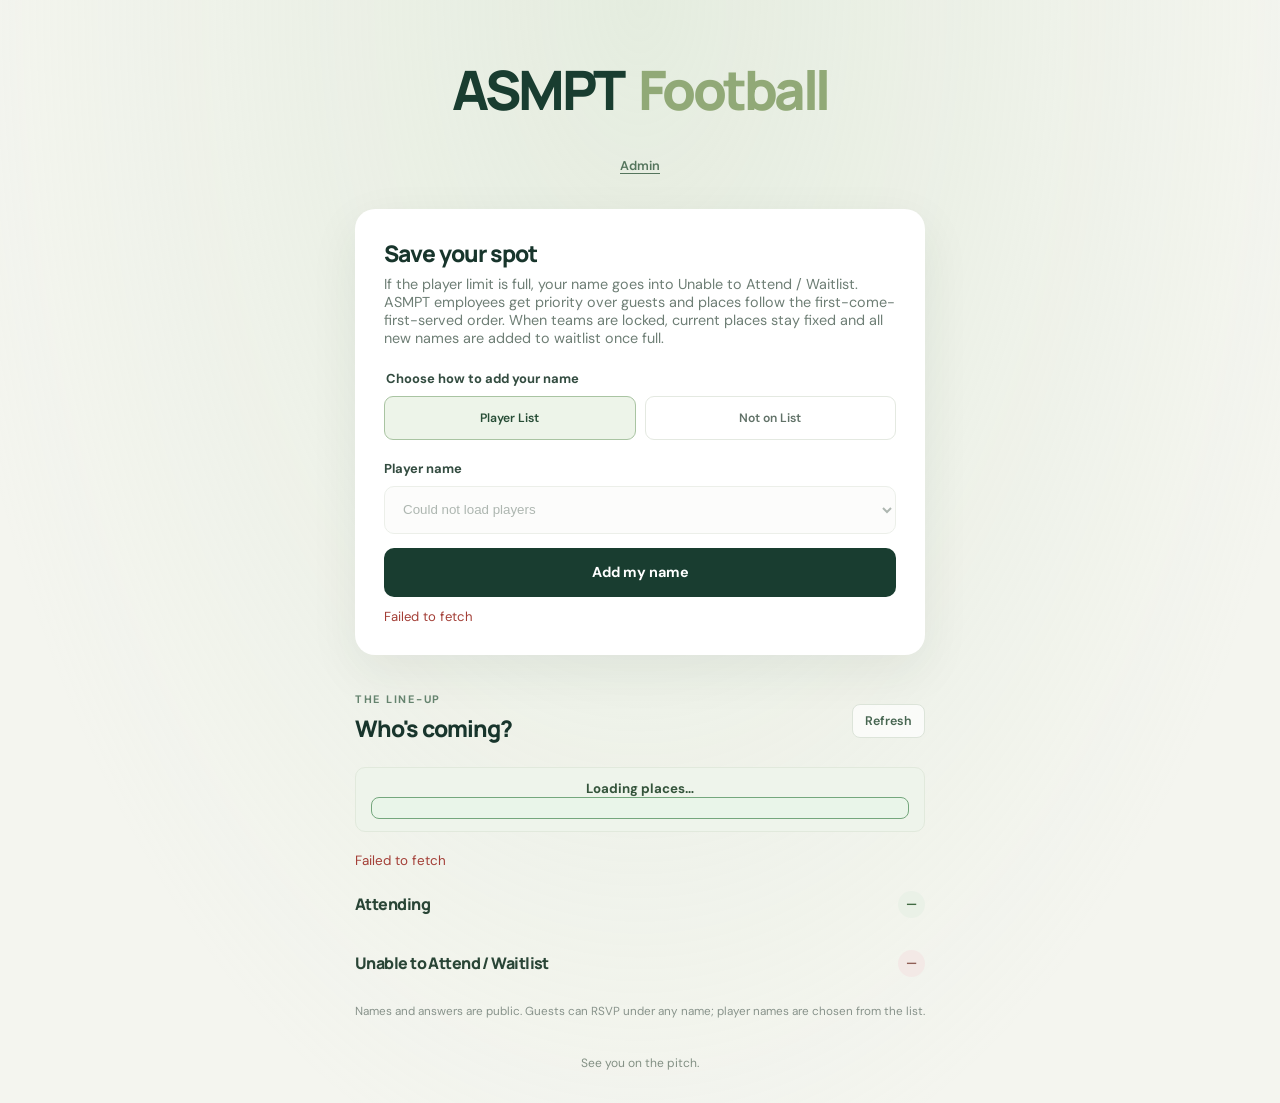
<file: index.html>
<!doctype html>
<html lang="en">
  <head>
    <meta charset="utf-8">
    <meta name="viewport" content="width=device-width, initial-scale=1">
    <meta name="theme-color" content="#102c24">
    <meta name="description" content="Let everyone know if you are coming to football.">
    <title>ASMPT Football</title>
    <link rel="stylesheet" href="styles.css">
    <script src="config.js" defer></script>
    <script src="app.js" defer></script>
  </head>
  <body>
    <main class="page">
      <header class="hero">
        <h1>ASMPT <span>Football</span></h1>
        <p id="session-date" class="session-date"></p>
        <a class="admin-link" href="admin.html">Admin</a>
      </header>

      <section class="rsvp-card" aria-labelledby="rsvp-heading">
        <div>
          <h2 id="rsvp-heading">Save your spot</h2>
          <p class="intro">If the player limit is full, your name goes into Unable to Attend / Waitlist. ASMPT employees get priority over guests and places follow the first-come-first-served order. When teams are locked, current places stay fixed and all new names are added to waitlist once full.</p>
        </div>

        <form id="rsvp-form">
          <fieldset class="name-options">
            <legend>Choose how to add your name</legend>
            <div class="choices name-type-choices">
              <label class="choice">
                <input type="radio" name="name-type" value="player" checked>
                <span>Player List</span>
              </label>
              <label class="choice">
                <input type="radio" name="name-type" value="guest">
                <span>Not on List</span>
              </label>
            </div>
          </fieldset>

          <div id="player-name-field" class="name-field">
            <label for="player-name">Player name</label>
            <select id="player-name" name="player-name" required>
              <option value="">Loading players…</option>
            </select>
          </div>
          <div id="guest-name-field" class="name-field" hidden>
            <label for="guest-name">Your name</label>
            <input id="guest-name" name="guest-name" type="text" maxlength="60" autocomplete="name"
              placeholder="Enter your name" disabled>
            <label class="checkbox-label" for="guest-is-employee">
              <input id="guest-is-employee" name="is-employee" type="checkbox" disabled>
              I am an ASMPT employee
            </label>
          </div>

          <button id="submit-button" type="submit">Add my name</button>
          <p id="form-message" class="message" role="status" aria-live="polite"></p>
        </form>
      </section>

      <section class="attendance" aria-labelledby="attendance-heading">
        <div class="attendance-heading">
          <div>
            <p class="eyebrow">THE LINE-UP</p>
            <h2 id="attendance-heading">Who's coming?</h2>
          </div>
          <button id="refresh-button" class="refresh-button" type="button" aria-label="Refresh attendance list">
            Refresh
          </button>
        </div>

        <div class="capacity-summary" aria-live="polite">
          <span id="capacity-count">Loading places…</span>
          <strong id="attendance-status-indicator" class="attendance-status-indicator"></strong>
        </div>

        <p id="list-message" class="list-message" role="status" aria-live="polite">Loading attendance…</p>
        <section class="attendance-group" aria-labelledby="attending-heading">
          <div class="attendance-subheading">
            <h3 id="attending-heading">Attending</h3>
            <span id="yes-count" class="group-count">—</span>
          </div>
          <ul id="attendance-list" class="attendance-list"></ul>
          <p id="attending-empty" class="list-message" hidden>No confirmed players yet.</p>
        </section>
        <section class="attendance-group unable-group" aria-labelledby="unable-heading">
          <div class="attendance-subheading">
            <h3 id="unable-heading">Unable to Attend / Waitlist</h3>
            <span id="unable-count" class="group-count">—</span>
          </div>
          <ul id="unable-list" class="attendance-list"></ul>
          <p id="unable-empty" class="list-message" hidden>No one is waiting.</p>
        </section>
        <p class="privacy-note">Names and answers are public. Guests can RSVP under any name; player names are chosen from the list.</p>
      </section>

      <footer>See you on the pitch.</footer>
    </main>

    <dialog id="delete-rsvp-dialog" class="confirm-dialog" aria-labelledby="delete-rsvp-title">
      <div class="confirm-dialog-content">
        <p class="eyebrow">PLEASE CONFIRM</p>
        <h2 id="delete-rsvp-title">Delete this RSVP?</h2>
        <p id="delete-rsvp-warning" class="intro"></p>
        <div class="confirm-actions">
          <button id="cancel-delete-rsvp" class="refresh-button" type="button">Cancel</button>
          <button id="confirm-delete-rsvp" class="danger-button" type="button">Delete RSVP</button>
        </div>
      </div>
    </dialog>

    <dialog id="waitlist-notice-dialog" class="confirm-dialog" aria-labelledby="waitlist-notice-title">
      <div class="confirm-dialog-content">
        <p class="eyebrow">WAITLIST</p>
        <h2 id="waitlist-notice-title">Added to the waitlist</h2>
        <p id="waitlist-notice-message" class="intro"></p>
        <div class="confirm-actions">
          <button id="close-waitlist-notice" class="refresh-button" type="button">OK</button>
        </div>
      </div>
    </dialog>

    <dialog id="closed-notice-dialog" class="confirm-dialog" aria-labelledby="closed-notice-title">
      <div class="confirm-dialog-content">
        <p class="eyebrow">RSVPs CLOSED</p>
        <h2 id="closed-notice-title">Attendance is closed</h2>
        <p class="intro">No new names can be added at this time. Please check back later.</p>
        <div class="confirm-actions">
          <button id="close-closed-notice" class="refresh-button" type="button">OK</button>
        </div>
      </div>
    </dialog>
  </body>
</html>
</file>
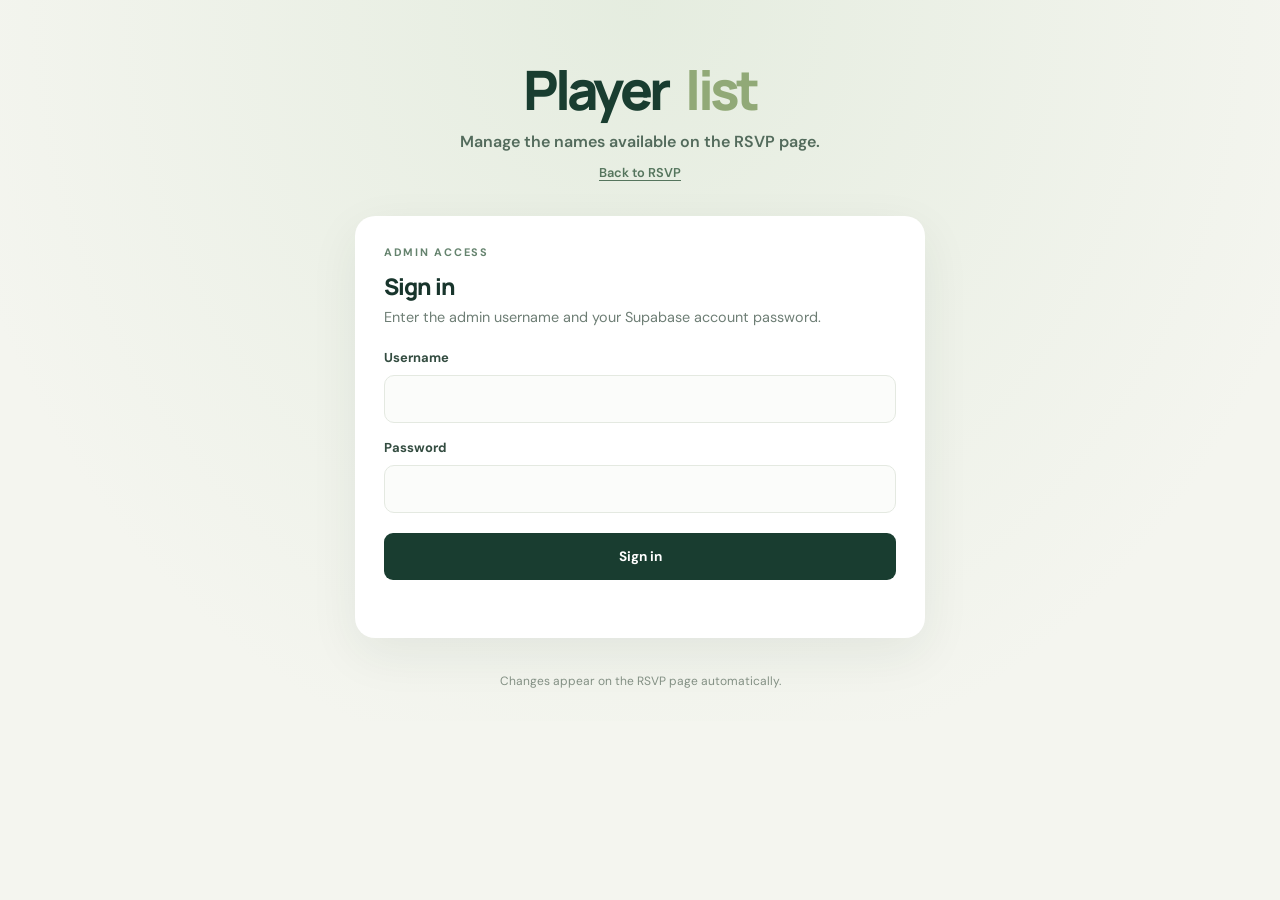
<file: admin.html>
<!doctype html>
<html lang="en">
  <head>
    <meta charset="utf-8">
    <meta name="viewport" content="width=device-width, initial-scale=1">
    <meta name="theme-color" content="#102c24">
    <meta name="description" content="Manage the football player list.">
    <title>Manage players · ASMPT Football</title>
    <link rel="stylesheet" href="styles.css">
    <script src="config.js" defer></script>
    <script src="admin.js" defer></script>
  </head>
  <body>
    <main class="page admin-page">
      <header class="hero">
        <h1>Player <span>list</span></h1>
        <p class="session-name">Manage the names available on the RSVP page.</p>
        <a class="admin-link" href="index.html">Back to RSVP</a>
      </header>

      <section id="login-panel" class="rsvp-card" aria-labelledby="login-heading">
        <p class="eyebrow">ADMIN ACCESS</p>
        <h2 id="login-heading">Sign in</h2>
        <p class="intro">Enter the admin username and your Supabase account password.</p>
        <form id="login-form">
          <label for="username">Username</label>
          <input id="username" name="username" type="text" autocomplete="username" required>
          <label class="admin-password-label" for="password">Password</label>
          <input id="password" name="password" type="password" autocomplete="current-password" required>
          <button id="login-button" type="submit">Sign in</button>
          <p id="login-message" class="message" role="status" aria-live="polite"></p>
        </form>
      </section>

      <section id="manager-panel" class="rsvp-card" aria-labelledby="manager-heading" hidden>
        <div class="attendance-heading admin-manager-heading">
          <div>
            <p class="eyebrow">ROSTER</p>
            <h2 id="manager-heading">Manage players</h2>
          </div>
          <button id="logout-button" class="refresh-button" type="button">Sign out</button>
        </div>
        <div class="admin-tabs" role="tablist" aria-label="Admin sections">
          <button id="roster-tab" class="admin-tab" type="button" role="tab" aria-selected="true" aria-controls="roster-tab-panel">Player List</button>
          <button id="history-tab" class="admin-tab" type="button" role="tab" aria-selected="false" aria-controls="history-tab-panel" tabindex="-1">Attendance History</button>
          <button id="overview-tab" class="admin-tab" type="button" role="tab" aria-selected="false" aria-controls="overview-tab-panel" tabindex="-1">Attendance Overview</button>
        </div>
        <section id="roster-tab-panel" role="tabpanel" aria-labelledby="roster-tab">
        <section class="copy-lists-panel" aria-labelledby="capture-players-heading">
          <div>
            <h3 id="capture-players-heading">Capture Players</h3>
            <p>Save a dated snapshot of who is attending and who is unable to attend. Captures are kept even if the live RSVP list is reset.</p>
          </div>
          <form id="capture-players-form" class="capture-players-form">
            <label for="capture-date">Date to capture</label>
            <div class="player-limit-controls">
              <input id="capture-date" name="capture-date" type="date" required>
              <button id="capture-players-button" type="submit">Capture Players</button>
            </div>
          </form>
          <p id="capture-message" class="message" role="status" aria-live="polite"></p>
        </section>
        <div class="reset-rsvps-panel">
          <div>
            <h3>Start a fresh attendance list</h3>
            <p>This permanently clears every RSVP but keeps all players.</p>
          </div>
          <button id="open-reset-dialog" class="danger-button" type="button">Reset all RSVPs</button>
        </div>
        <form id="player-limit-form" class="player-limit-panel">
          <div>
            <label for="player-limit">Maximum player limit</label>
            <p>ASMPT employees get priority; guests take remaining places in RSVP order. Lowering the limit may move players to the waitlist under the first-come-first-served selection process. Leave blank for no limit.</p>
          </div>
          <div class="player-limit-controls">
            <input id="player-limit" name="player-limit" type="number" min="1" max="2147483647" step="1" placeholder="No limit">
            <button id="save-player-limit" type="submit">Save limit</button>
          </div>
          <p id="limit-message" class="message" role="status" aria-live="polite"></p>
        </form>
        <form id="attendance-status-form" class="player-limit-panel">
          <div>
            <label for="attendance-status">Attendance status</label>
            <p><strong>Open:</strong> normal RSVPs with ASMPT employee priority. <strong>Closed:</strong> no one can add a name. <strong>Locked:</strong> current places stay fixed; new names use any available places and then join the waitlist, regardless of employee or guest status. If an attending player is removed, the earliest waitlisted name takes the open place.</p>
          </div>
          <p id="attendance-status-indicator" class="attendance-status-indicator" role="status" aria-live="polite"></p>
          <div class="player-limit-controls">
            <select id="attendance-status" name="attendance-status">
              <option value="open">Open</option>
              <option value="closed">Closed</option>
              <option value="locked">Locked</option>
            </select>
            <button id="save-attendance-status" type="submit">Save status</button>
          </div>
          <p id="attendance-status-message" class="message" role="status" aria-live="polite"></p>
        </form>
        <section class="copy-lists-panel" aria-labelledby="unlisted-rsvps-heading">
          <div class="unlisted-rsvps-heading">
            <div>
              <h3 id="unlisted-rsvps-heading">Names not on the player list</h3>
              <p>Add a typed RSVP to the selectable player list. Employee or guest status is retained.</p>
            </div>
            <button id="refresh-unlisted-rsvps" class="refresh-button" type="button">Refresh</button>
          </div>
          <ul id="unlisted-rsvps-list" class="attendance-list admin-player-list"></ul>
          <p id="unlisted-rsvps-message" class="message" role="status" aria-live="polite"></p>
        </section>
        <section class="copy-lists-panel" aria-labelledby="copy-lists-heading">
          <div>
            <h3 id="copy-lists-heading">Copy attendance lists</h3>
            <p>Copy the latest names to your clipboard. Guest names are marked.</p>
          </div>
          <div class="copy-list-actions">
            <button id="copy-attending-list" class="refresh-button" type="button">Copy attending list</button>
            <button id="copy-waitlist" class="refresh-button" type="button">Copy unable to attend list</button>
          </div>
          <p id="copy-list-message" class="message" role="status" aria-live="polite"></p>
        </section>
        <form id="add-player-form">
          <label for="new-player">Add a player</label>
          <div class="add-player-row">
            <input id="new-player" name="player" type="text" maxlength="60" placeholder="Player name" required>
            <button id="add-player-button" type="submit">Add player</button>
          </div>
          <label class="checkbox-label" for="new-player-guest">
            <input id="new-player-guest" name="is-guest" type="checkbox">
            This player is a guest
          </label>
          <p id="manager-message" class="message" role="status" aria-live="polite"></p>
        </form>
        <ul id="player-list" class="attendance-list admin-player-list"></ul>
        </section>
        <section id="history-tab-panel" role="tabpanel" aria-labelledby="history-tab" hidden>
          <section class="copy-lists-panel" aria-labelledby="attendance-history-heading">
            <div class="unlisted-rsvps-heading">
              <div>
                <h3 id="attendance-history-heading">Attendance History</h3>
                <p>Review saved attendance by date and record attending players who did not show up.</p>
              </div>
              <button id="refresh-attendance-history" class="refresh-button" type="button">Refresh</button>
            </div>
            <div id="attendance-history-list" class="attendance-history-list" aria-live="polite"></div>
            <p id="attendance-history-message" class="message" role="status" aria-live="polite"></p>
          </section>
        </section>
        <section id="overview-tab-panel" role="tabpanel" aria-labelledby="overview-tab" hidden>
          <section class="copy-lists-panel" aria-labelledby="attendance-overview-heading">
            <div class="unlisted-rsvps-heading">
              <div>
                <h3 id="attendance-overview-heading">Attendance Overview</h3>
                <p>Compare each player's recorded attendance, unable-to-attend responses, and no-shows.</p>
              </div>
              <label class="overview-year-filter" for="overview-year">
                Year
                <select id="overview-year" name="overview-year">
                  <option value="">All time</option>
                </select>
              </label>
            </div>
            <div class="attendance-overview-table-wrap">
              <table class="attendance-overview-table">
                <thead>
                  <tr>
                    <th scope="col">Player</th>
                    <th scope="col">Attended</th>
                    <th scope="col">Unable to attend</th>
                    <th scope="col">No-show</th>
                  </tr>
                </thead>
                <tbody id="attendance-overview-body"></tbody>
              </table>
            </div>
            <p id="attendance-overview-message" class="message" role="status" aria-live="polite"></p>
          </section>
        </section>
      </section>

      <footer>Changes appear on the RSVP page automatically.</footer>
    </main>

    <dialog id="reset-rsvps-dialog" class="confirm-dialog" aria-labelledby="reset-rsvps-title">
      <div class="confirm-dialog-content">
        <p class="eyebrow">PLEASE CONFIRM</p>
        <h2 id="reset-rsvps-title">Reset all RSVPs?</h2>
        <p class="intro">This permanently deletes every attendance answer. The player list and maximum player limit will not be changed.</p>
        <div class="confirm-actions">
          <button id="cancel-reset-rsvps" class="refresh-button" type="button">Cancel</button>
          <button id="confirm-reset-rsvps" class="danger-button" type="button">Delete all RSVPs</button>
        </div>
      </div>
    </dialog>

    <dialog id="limit-warning-dialog" class="confirm-dialog" aria-labelledby="limit-warning-title">
      <div class="confirm-dialog-content">
        <p class="eyebrow">PLEASE CONFIRM</p>
        <h2 id="limit-warning-title">Change the player limit?</h2>
        <p id="limit-warning-message" class="intro"></p>
        <div class="confirm-actions">
          <button id="cancel-limit-change" class="refresh-button" type="button">Cancel</button>
          <button id="confirm-limit-change" class="danger-button" type="button">Change limit</button>
        </div>
      </div>
    </dialog>
    <dialog id="delete-capture-dialog" class="confirm-dialog" aria-labelledby="delete-capture-title">
      <div class="confirm-dialog-content">
        <p class="eyebrow">PLEASE CONFIRM</p>
        <h2 id="delete-capture-title">Delete this attendance capture?</h2>
        <p id="delete-capture-message" class="intro"></p>
        <div class="confirm-actions">
          <button id="cancel-delete-capture" class="refresh-button" type="button">Cancel</button>
          <button id="confirm-delete-capture" class="danger-button" type="button">Delete capture</button>
        </div>
      </div>
    </dialog>
  </body>
</html>
</file>
<file: styles.css>
@import url("https://fonts.googleapis.com/css2?family=DM+Sans:wght@400;500;600;700&family=Manrope:wght@400;500;600;700;800&display=swap");

:root {
  color-scheme: light;
  font-family: "DM Sans", sans-serif;
  color: #18352c;
  background: #f4f5ef;
  font-synthesis: none;
  text-rendering: optimizeLegibility;
  -webkit-font-smoothing: antialiased;
  --green: #193d30;
  --muted: #6e7e75;
  --line: #e4e9e1;
}

* {
  box-sizing: border-box;
}

body {
  min-width: 320px;
  margin: 0;
  background:
    radial-gradient(ellipse at 50% 0, rgba(206, 224, 200, 0.4), transparent 44rem),
    #f4f5ef;
}

button,
input {
  font: inherit;
}

.page {
  width: min(100% - 36px, 570px);
  margin: 0 auto;
  padding: 60px 0 32px;
}

.hero {
  margin: 0 0 34px;
  text-align: center;
}

.eyebrow {
  margin: 0 0 12px;
  color: #65836e;
  font-size: 0.68rem;
  font-weight: 700;
  letter-spacing: 0.16em;
}

h1,
h2,
p {
  margin-top: 0;
}

h1,
h2 {
  font-family: Manrope, sans-serif;
}

h1 {
  margin-bottom: 6px;
  color: #193d30;
  font-size: clamp(2.4rem, 10vw, 3.4rem);
  font-weight: 800;
  letter-spacing: -0.065em;
  line-height: 1.08;
}

h1 span {
  margin-left: 0.18em;
  color: #91a977;
}

.session-name {
  margin: 12px 0 0;
  color: #536b5c;
  font-size: 1rem;
  font-weight: 600;
}

.session-date {
  min-height: 1.25rem;
  margin: 4px 0 0;
  color: var(--muted);
  font-size: 0.87rem;
}

.admin-link {
  display: inline-block;
  margin-top: 12px;
  color: #55755d;
  font-size: 0.8rem;
  font-weight: 600;
  text-decoration-thickness: 1px;
  text-underline-offset: 3px;
}

.admin-link:hover {
  color: #244936;
}

.rsvp-card {
  padding: 28px;
  border: 1px solid rgba(255, 255, 255, 0.8);
  border-radius: 20px;
  background: #fff;
  box-shadow: 0 16px 50px rgba(34, 58, 42, 0.07);
}

h2 {
  margin-bottom: 6px;
  color: #18352c;
  font-size: 1.43rem;
  font-weight: 800;
  letter-spacing: -0.045em;
}

.intro {
  margin-bottom: 23px;
  color: var(--muted);
  font-size: 0.9rem;
}

form > label,
legend {
  display: block;
  margin-bottom: 9px;
  color: #334c40;
  font-size: 0.81rem;
  font-weight: 700;
}

#name {
  width: 100%;
  height: 48px;
  padding: 0 14px;
  border: 1px solid var(--line);
  border-radius: 10px;
  outline: none;
  background: #fbfcfa;
  color: #18352c;
}

#name:focus {
  border-color: #84a581;
  box-shadow: 0 0 0 3px rgba(132, 165, 129, 0.17);
}

#name::placeholder {
  color: #a4afa7;
}

.name-field {
  margin-top: 17px;
}

.name-field label,
.admin-page form > label,
.admin-password-label {
  display: block;
  margin-bottom: 9px;
  color: #334c40;
  font-size: 0.81rem;
  font-weight: 700;
}

.name-field select,
.name-field input,
.admin-page form input,
.admin-page form select {
  width: 100%;
  height: 48px;
  padding: 0 14px;
  border: 1px solid var(--line);
  border-radius: 10px;
  outline: none;
  background: #fbfcfa;
  color: #18352c;
}

.name-field select:focus,
.name-field input:focus,
.admin-page form input:focus,
.admin-page form select:focus {
  border-color: #84a581;
  box-shadow: 0 0 0 3px rgba(132, 165, 129, 0.17);
}

.name-field select:disabled {
  color: #8c9890;
}

fieldset {
  min-width: 0;
  margin: 22px 0 20px;
  padding: 0;
  border: 0;
}

.choices {
  display: grid;
  grid-template-columns: repeat(3, 1fr);
  gap: 9px;
}

.name-type-choices {
  grid-template-columns: repeat(2, 1fr);
}

.choice {
  position: relative;
  cursor: pointer;
}

.choice input {
  position: absolute;
  width: 1px;
  height: 1px;
  opacity: 0;
}

.choice span {
  display: flex;
  min-height: 44px;
  align-items: center;
  justify-content: center;
  padding: 8px;
  border: 1px solid var(--line);
  border-radius: 9px;
  color: #617268;
  font-size: 0.76rem;
  font-weight: 600;
  text-align: center;
  transition: background 120ms ease, border-color 120ms ease, color 120ms ease;
}

.choice input:checked + span {
  border-color: #a9c4a2;
  background: #edf4e9;
  color: #274d36;
}

.choice input:focus-visible + span {
  outline: 3px solid rgba(132, 165, 129, 0.35);
  outline-offset: 2px;
}

#submit-button {
  width: 100%;
  margin-top: 14px;
  min-height: 49px;
  border: 0;
  border-radius: 10px;
  background: var(--green);
  color: #fff;
  cursor: pointer;
  font-size: 0.9rem;
  font-weight: 700;
  transition: background 120ms ease, transform 120ms ease;
}

#submit-button:hover {
  transform: translateY(-1px);
  background: #28523e;
}

#submit-button:disabled {
  cursor: wait;
  opacity: 0.7;
}

.message {
  min-height: 1.25rem;
  margin: 11px 0 -2px;
  color: #426f4b;
  font-size: 0.82rem;
}

.message.error,
.list-message.error {
  color: #a33e36;
}

.attendance {
  margin-top: 37px;
}

.attendance-heading {
  display: flex;
  align-items: center;
  justify-content: space-between;
  gap: 12px;
}

.attendance-heading .eyebrow {
  margin-bottom: 7px;
}

.refresh-button {
  padding: 8px 12px;
  border: 1px solid #dce4d9;
  border-radius: 8px;
  background: rgba(255, 255, 255, 0.7);
  color: #466550;
  cursor: pointer;
  font-size: 0.78rem;
  font-weight: 600;
}

.refresh-button:hover {
  background: #fff;
}

.admin-page .rsvp-card + .rsvp-card {
  margin-top: 22px;
}

.admin-page #login-form > label:not(:first-child) {
  margin-top: 16px;
}

.admin-page #login-button,
.add-player-row > button {
  min-height: 47px;
  padding: 0 17px;
  border: 0;
  border-radius: 9px;
  background: var(--green);
  color: #fff;
  cursor: pointer;
  font-size: 0.85rem;
  font-weight: 700;
}

.admin-page #login-button {
  width: 100%;
  margin-top: 20px;
}

.admin-page #login-button:disabled,
.add-player-row > button:disabled,
.remove-player-button:disabled {
  cursor: wait;
  opacity: 0.65;
}

.admin-manager-heading {
  margin-bottom: 23px;
}

.admin-tabs {
  display: flex;
  flex-wrap: wrap;
  gap: 8px;
  margin: 0 0 20px;
  padding-bottom: 9px;
  border-bottom: 1px solid #e4e9e1;
}

.admin-tab {
  padding: 9px 13px;
  border: 1px solid transparent;
  border-radius: 8px;
  background: transparent;
  color: #607267;
  cursor: pointer;
  font-size: 0.82rem;
  font-weight: 700;
}

.admin-tab[aria-selected="true"] {
  border-color: #dce6d9;
  background: #f4f8f1;
  color: #315c3c;
}

.admin-tab:focus-visible {
  outline: 2px solid #668d69;
  outline-offset: 2px;
}

.player-limit-panel {
  margin-bottom: 23px;
  padding: 15px;
  border: 1px solid #e1e9dc;
  border-radius: 11px;
  background: #f7faf5;
}

.player-limit-panel > div:first-child > label {
  display: block;
  margin-bottom: 5px;
  color: #334c40;
  font-size: 0.86rem;
  font-weight: 700;
}

.player-limit-panel > div:first-child > p {
  margin: 0 0 12px;
  color: #738078;
  font-size: 0.75rem;
  line-height: 1.45;
}

.player-limit-controls {
  display: grid;
  grid-template-columns: 1fr auto;
  gap: 9px;
}

.player-limit-controls input {
  min-width: 0;
}

.player-limit-controls button {
  min-height: 47px;
  padding: 0 14px;
  border: 0;
  border-radius: 9px;
  background: var(--green);
  color: #fff;
  cursor: pointer;
  font-size: 0.85rem;
  font-weight: 700;
  white-space: nowrap;
}

.player-limit-controls button:disabled {
  cursor: wait;
  opacity: 0.65;
}

.player-limit-panel .message {
  margin-bottom: 0;
}

.copy-lists-panel {
  margin-bottom: 23px;
  padding: 15px;
  border: 1px solid #e1e9dc;
  border-radius: 11px;
  background: #f7faf5;
}

.copy-lists-panel h3 {
  margin: 0 0 5px;
  color: #334c40;
  font-size: 0.86rem;
}

.copy-lists-panel > div:first-child p {
  margin: 0 0 12px;
  color: #738078;
  font-size: 0.75rem;
  line-height: 1.45;
}

.copy-list-actions {
  display: flex;
  flex-wrap: wrap;
  gap: 9px;
}

.copy-list-actions button:disabled {
  cursor: wait;
  opacity: 0.65;
}

.copy-lists-panel .message {
  margin-bottom: 0;
}

.capture-players-form {
  display: grid;
  gap: 8px;
}

.attendance-history-list {
  display: grid;
  gap: 14px;
}

.attendance-capture {
  padding: 15px;
  border: 1px solid #e1e9dc;
  border-radius: 11px;
  background: #fff;
}

.attendance-capture-heading {
  margin-bottom: 15px;
  padding-bottom: 11px;
  border-bottom: 1px solid #e8ece5;
}

.attendance-capture-heading h3 {
  margin: 0 0 4px;
  color: #334c40;
  font-size: 0.95rem;
}

.attendance-capture-heading p,
.history-empty {
  margin: 0;
  color: #738078;
  font-size: 0.75rem;
}

.attendance-capture-heading-row {
  display: flex;
  align-items: center;
  justify-content: space-between;
  gap: 12px;
}

.attendance-history-group + .attendance-history-group {
  margin-top: 15px;
}

.attendance-history-group h4 {
  margin: 0 0 8px;
  color: #426347;
  font-size: 0.8rem;
}

.attendance-history-group .attendance-list {
  gap: 7px;
}

.history-no-show {
  color: #a33e36;
  font-size: 0.72rem;
  font-weight: 700;
}

.overview-year-filter {
  display: grid;
  flex: 0 0 auto;
  gap: 5px;
  color: #506357;
  font-size: 0.75rem;
  font-weight: 700;
}

.overview-year-filter select {
  min-width: 120px;
  padding: 8px 10px;
  border: 1px solid #dce4d9;
  border-radius: 8px;
  background: #fff;
  color: #334c40;
  font: inherit;
}

.attendance-overview-table-wrap {
  overflow-x: auto;
}

.attendance-overview-table {
  width: 100%;
  border-collapse: collapse;
  font-size: 0.78rem;
  text-align: left;
}

.attendance-overview-table th,
.attendance-overview-table td {
  padding: 10px 8px;
  border-bottom: 1px solid #e8ece5;
}

.attendance-overview-table thead th {
  color: #607267;
  font-size: 0.7rem;
  font-weight: 700;
  white-space: nowrap;
}

.attendance-overview-table tbody th {
  color: #334a3c;
  font-weight: 600;
}

.attendance-overview-table td {
  color: #426347;
  font-variant-numeric: tabular-nums;
}

.reset-rsvps-panel {
  display: flex;
  align-items: center;
  justify-content: space-between;
  gap: 15px;
  margin-bottom: 23px;
  padding: 14px;
  border: 1px solid #f0ded9;
  border-radius: 11px;
  background: #fff9f7;
}

.reset-rsvps-panel h3 {
  margin: 0 0 4px;
  color: #684c46;
  font-size: 0.87rem;
}

.reset-rsvps-panel p {
  margin: 0;
  color: #8d716a;
  font-size: 0.73rem;
  line-height: 1.45;
}

.add-player-row {
  display: grid;
  grid-template-columns: 1fr auto;
  gap: 9px;
}

.add-player-row > button {
  padding: 0 14px;
  white-space: nowrap;
}

.checkbox-label {
  display: flex !important;
  align-items: center;
  gap: 9px;
  margin: 12px 0 0 !important;
  color: #506357 !important;
  cursor: pointer;
  font-size: 0.82rem !important;
  font-weight: 500 !important;
}

.checkbox-label input {
  width: 17px !important;
  height: 17px !important;
  margin: 0;
  accent-color: #315c3c;
}

.admin-player-list {
  margin-top: 12px;
}

.player-actions,
.edit-player-actions {
  display: flex;
  flex: 0 0 auto;
  gap: 7px;
}

.edit-player-button {
  padding: 7px 10px;
  border: 1px solid #dce6d9;
  border-radius: 8px;
  background: #f4f8f1;
  color: #426347;
  cursor: pointer;
  font-size: 0.75rem;
  font-weight: 600;
}

.edit-player-button:hover {
  background: #eaf2e6;
}

.edit-player-form {
  display: grid;
  width: 100%;
  gap: 11px;
}

.edit-player-form > label:not(.checkbox-label) {
  display: grid;
  gap: 7px;
  color: #334c40;
  font-size: 0.81rem;
  font-weight: 700;
}

.edit-player-actions {
  justify-content: flex-end;
}

.remove-player-button {
  flex: 0 0 auto;
  padding: 7px 10px;
  border: 1px solid #eadbd7;
  border-radius: 8px;
  background: #fff9f7;
  color: #975b4f;
  cursor: pointer;
  font-size: 0.75rem;
  font-weight: 600;
}

.remove-player-button:hover {
  background: #f8eeeb;
}

.totals {
  display: grid;
  grid-template-columns: repeat(3, 1fr);
  gap: 10px;
  margin: 18px 0;
}

.total {
  display: flex;
  min-height: 74px;
  flex-direction: column;
  justify-content: center;
  gap: 3px;
  padding: 12px 16px;
  border: 1px solid #e8ece5;
  border-radius: 12px;
  background: rgba(255, 255, 255, 0.68);
  color: var(--muted);
  font-size: 0.75rem;
}

.total-number {
  color: #244936;
  font-family: Manrope, sans-serif;
  font-size: 1.35rem;
  font-weight: 800;
  line-height: 1;
}

.attendance-list {
  display: grid;
  gap: 8px;
  margin: 0;
  padding: 0;
  list-style: none;
}

.attendee {
  display: flex;
  min-height: 52px;
  align-items: center;
  justify-content: space-between;
  gap: 12px;
  padding: 10px 13px;
  border: 1px solid #e8ece5;
  border-radius: 10px;
  background: rgba(255, 255, 255, 0.77);
}

.attendee-name {
  overflow-wrap: anywhere;
  color: #334a3c;
  font-size: 0.87rem;
  font-weight: 600;
}

.attendee-details {
  display: grid;
  min-width: 0;
  gap: 3px;
}

.attendee-timestamp {
  color: #849087;
  font-size: 0.7rem;
}

.attendee-status {
  flex: 0 0 auto;
  padding: 5px 9px;
  border-radius: 99px;
  background: #edf4e9;
  color: #426b43;
  font-size: 0.7rem;
  font-weight: 700;
}

.attendee-status.maybe {
  background: #f7f0df;
  color: #8a6d2f;
}

.attendee-status.no {
  background: #f3e9e6;
  color: #906057;
}

.capacity-summary {
  margin: 17px 0 20px;
  padding: 12px 15px;
  border: 1px solid #e1e9dc;
  border-radius: 10px;
  background: #eef4eb;
  color: #34543b;
  font-size: 0.83rem;
  font-weight: 700;
  text-align: center;
}

.attendance-status-indicator {
  display: block;
  margin: 0;
  padding: 10px 12px;
  border: 1px solid #74a77d;
  border-radius: 8px;
  background: #e9f5e9;
  color: #245531;
  font-size: 0.78rem;
  font-weight: 800;
  letter-spacing: 0.035em;
}

.attendance-status-indicator.closed,
.attendance-status-indicator.locked {
  border-color: #bd744e;
  background: #fff0e8;
  color: #783c21;
}

.attendance-status-indicator.locked {
  border-color: #7771b2;
  background: #eeedfa;
  color: #403b7a;
}

#attendance-status-indicator + .player-limit-controls {
  margin-top: 12px;
}

.attendance-group {
  margin-top: 22px;
}

.attendance-subheading {
  display: flex;
  align-items: center;
  justify-content: space-between;
  margin-bottom: 10px;
}

.attendance-subheading h3 {
  margin: 0;
  color: #294536;
  font-family: Manrope, sans-serif;
  font-size: 1rem;
  font-weight: 800;
  letter-spacing: -0.035em;
}

.group-count {
  display: inline-flex;
  min-width: 27px;
  height: 27px;
  align-items: center;
  justify-content: center;
  padding: 0 7px;
  border-radius: 99px;
  background: #eaf1e7;
  color: #426b43;
  font-size: 0.76rem;
  font-weight: 700;
}

.unable-group .group-count {
  background: #f3e9e6;
  color: #906057;
}

.attendee-actions {
  display: flex;
  flex: 0 0 auto;
  align-items: center;
}

.delete-rsvp-button {
  padding: 5px 8px;
  border: 1px solid #eadbd7;
  border-radius: 7px;
  background: #fff9f7;
  color: #975b4f;
  cursor: pointer;
  font-size: 0.68rem;
  font-weight: 600;
}

.delete-rsvp-button:hover {
  background: #f8eeeb;
}

.delete-rsvp-button:disabled,
.danger-button:disabled {
  cursor: wait;
  opacity: 0.65;
}

.confirm-dialog {
  width: min(100% - 32px, 440px);
  padding: 0;
  overflow: hidden;
  border: 1px solid #e4e9e1;
  border-radius: 16px;
  background: #fff;
  color: #18352c;
  box-shadow: 0 24px 80px rgba(20, 38, 28, 0.25);
}

.confirm-dialog::backdrop {
  background: rgba(17, 35, 26, 0.52);
  backdrop-filter: blur(2px);
}

.confirm-dialog-content {
  padding: 25px;
}

.confirm-dialog-content h2 {
  margin-bottom: 9px;
}

.confirm-dialog-content .intro {
  margin-bottom: 22px;
  line-height: 1.55;
}

.confirm-actions {
  display: flex;
  justify-content: flex-end;
  gap: 9px;
}

.danger-button {
  min-height: 40px;
  padding: 0 14px;
  border: 1px solid #9e4940;
  border-radius: 8px;
  background: #a74d43;
  color: #fff;
  cursor: pointer;
  font-size: 0.78rem;
  font-weight: 700;
}

.danger-button:hover {
  background: #8f3e36;
}

.list-message {
  margin: 14px 0;
  color: var(--muted);
  font-size: 0.84rem;
}

.privacy-note {
  margin: 16px 0 0;
  color: #88938b;
  font-size: 0.73rem;
  line-height: 1.5;
}

footer {
  margin-top: 35px;
  color: #839084;
  font-size: 0.75rem;
  text-align: center;
}

@media (max-width: 440px) {
  .page {
    padding-top: 42px;
  }

  .rsvp-card {
    padding: 23px 19px;
  }

  .choices {
    gap: 6px;
  }

  .choice span {
    font-size: 0.69rem;
  }
}
</file>
